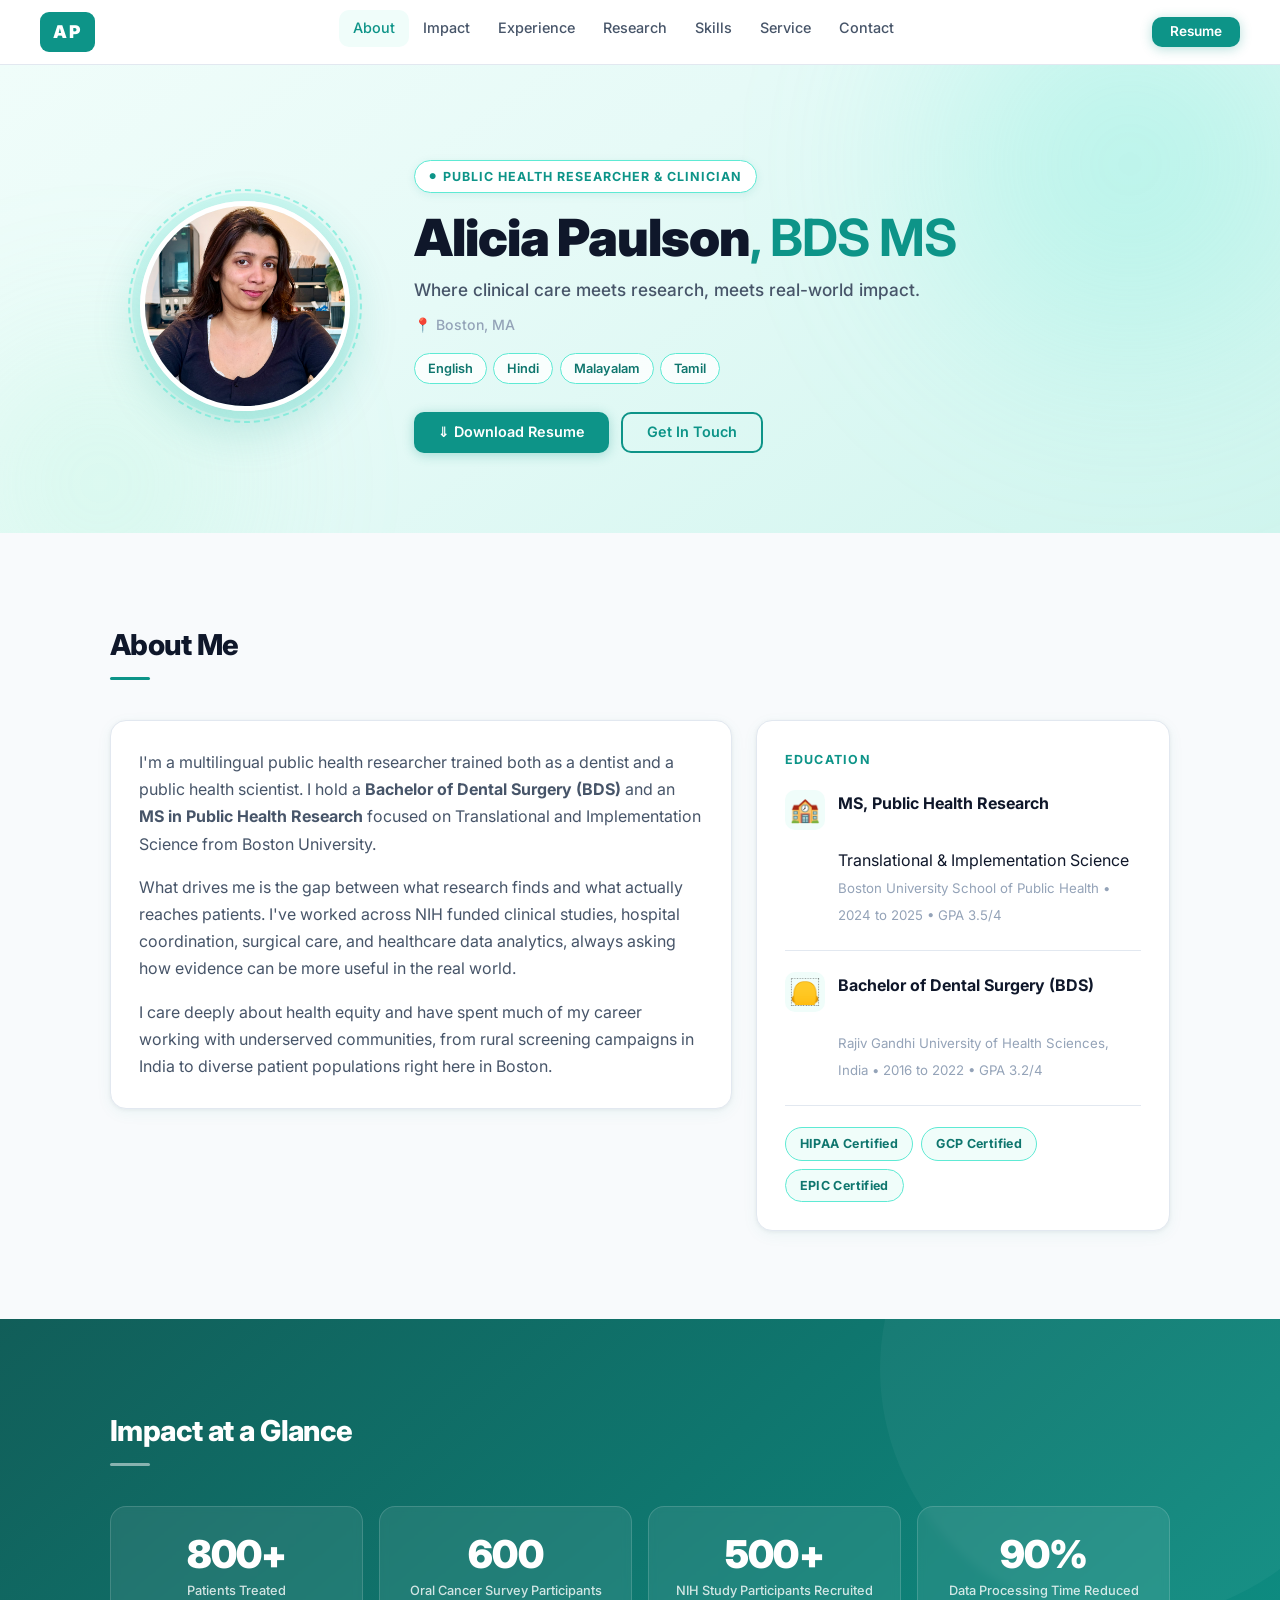
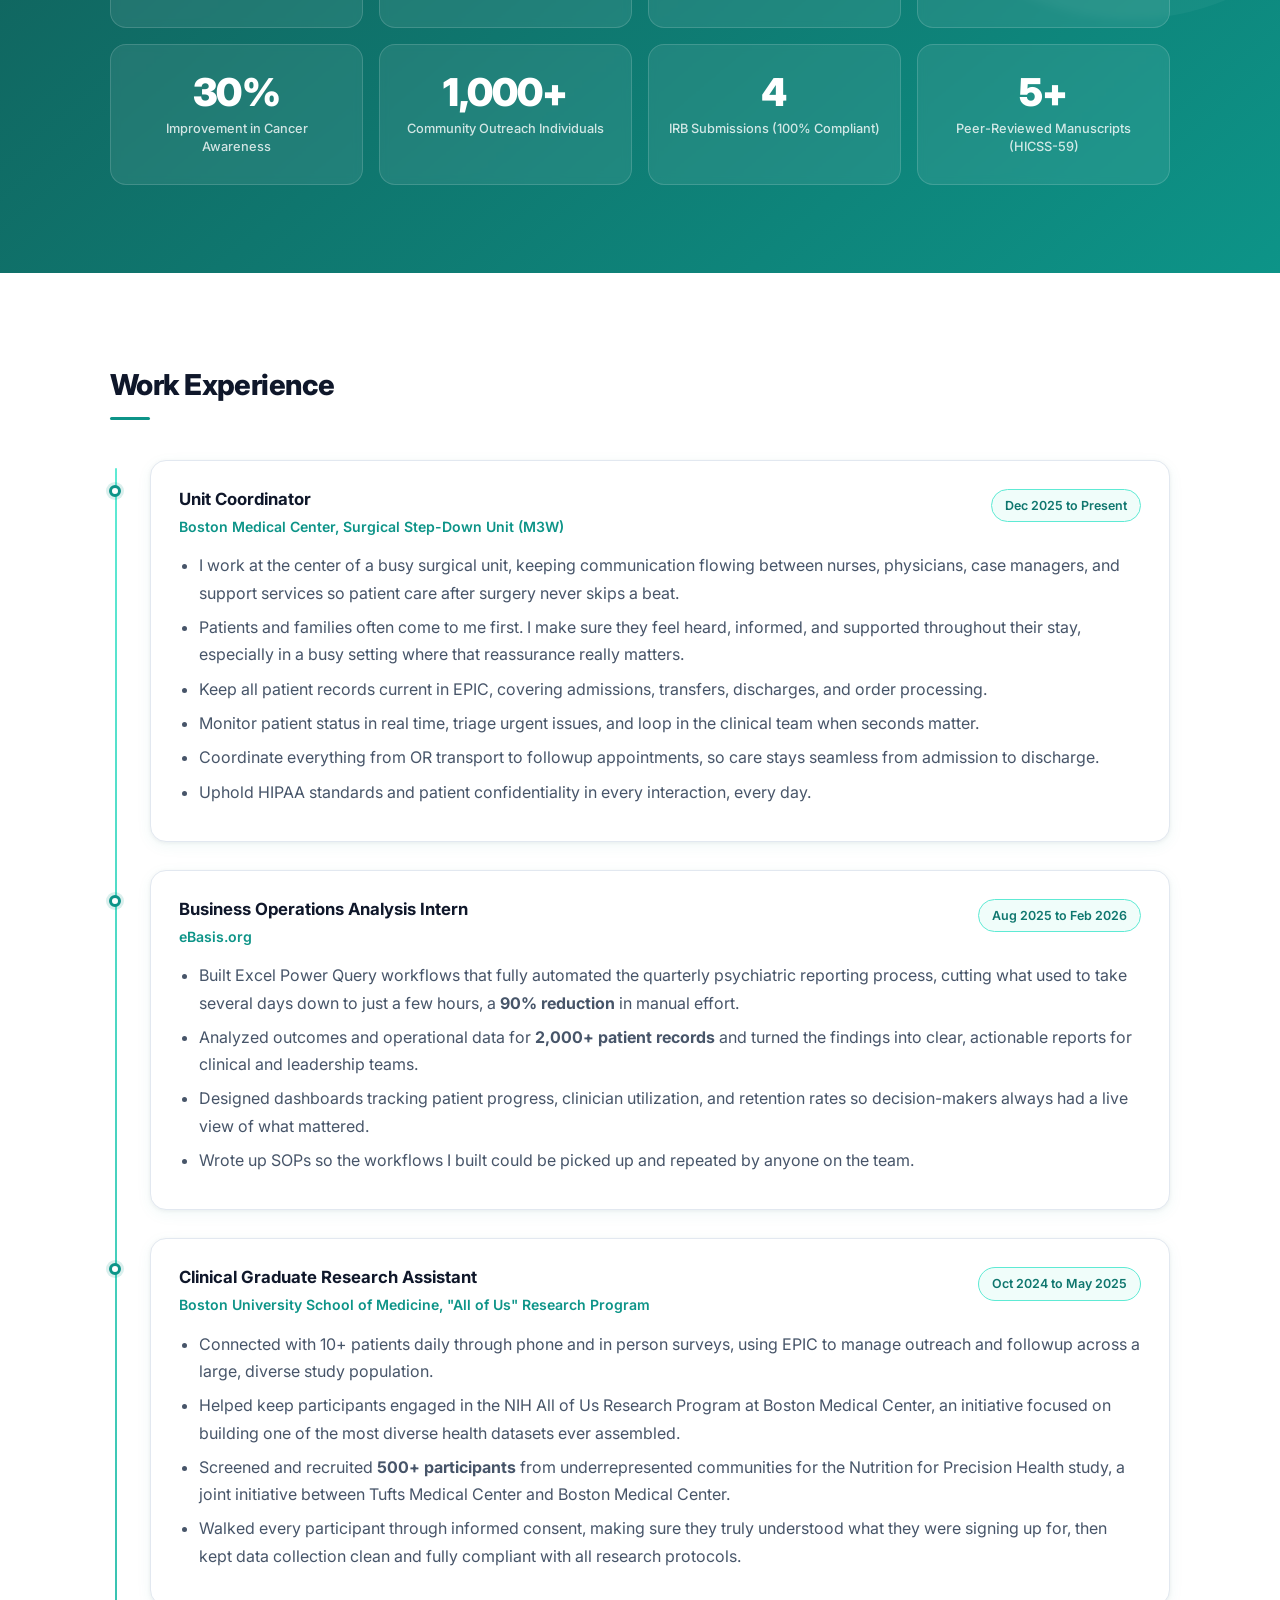
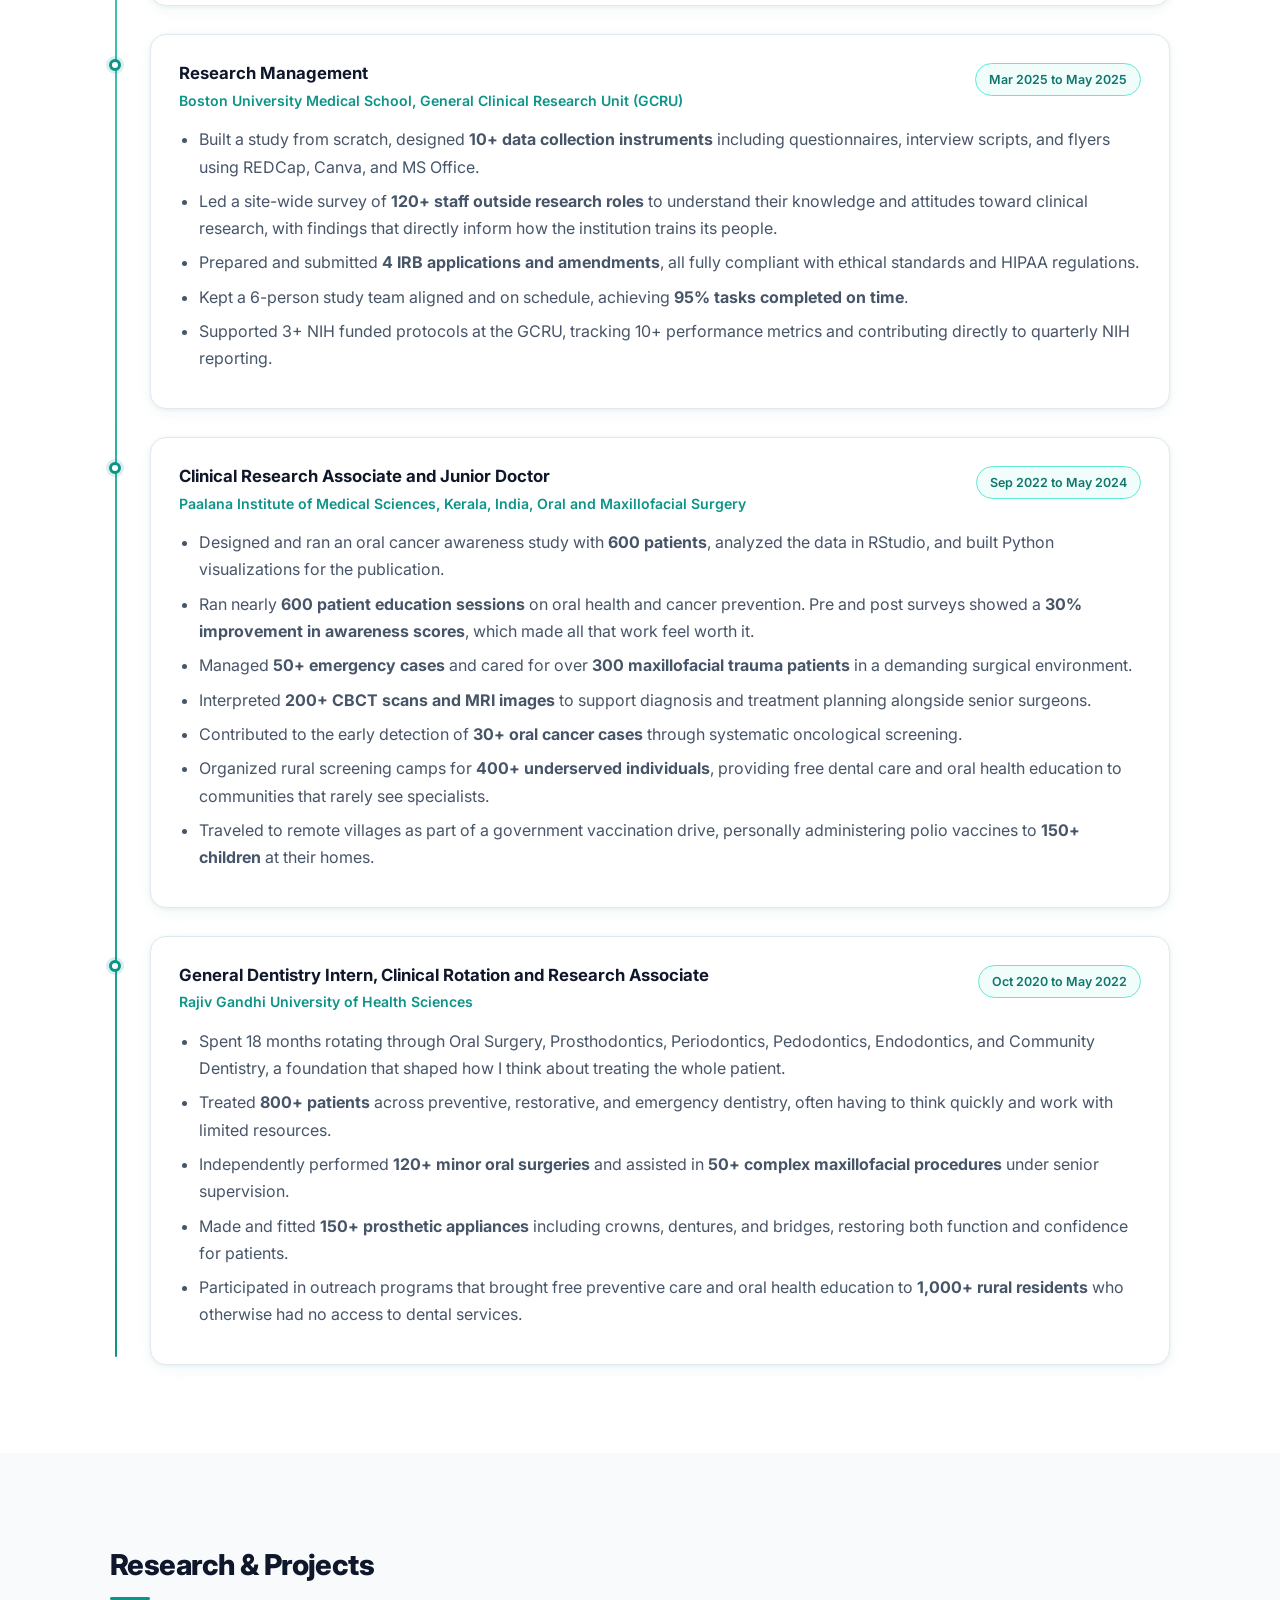
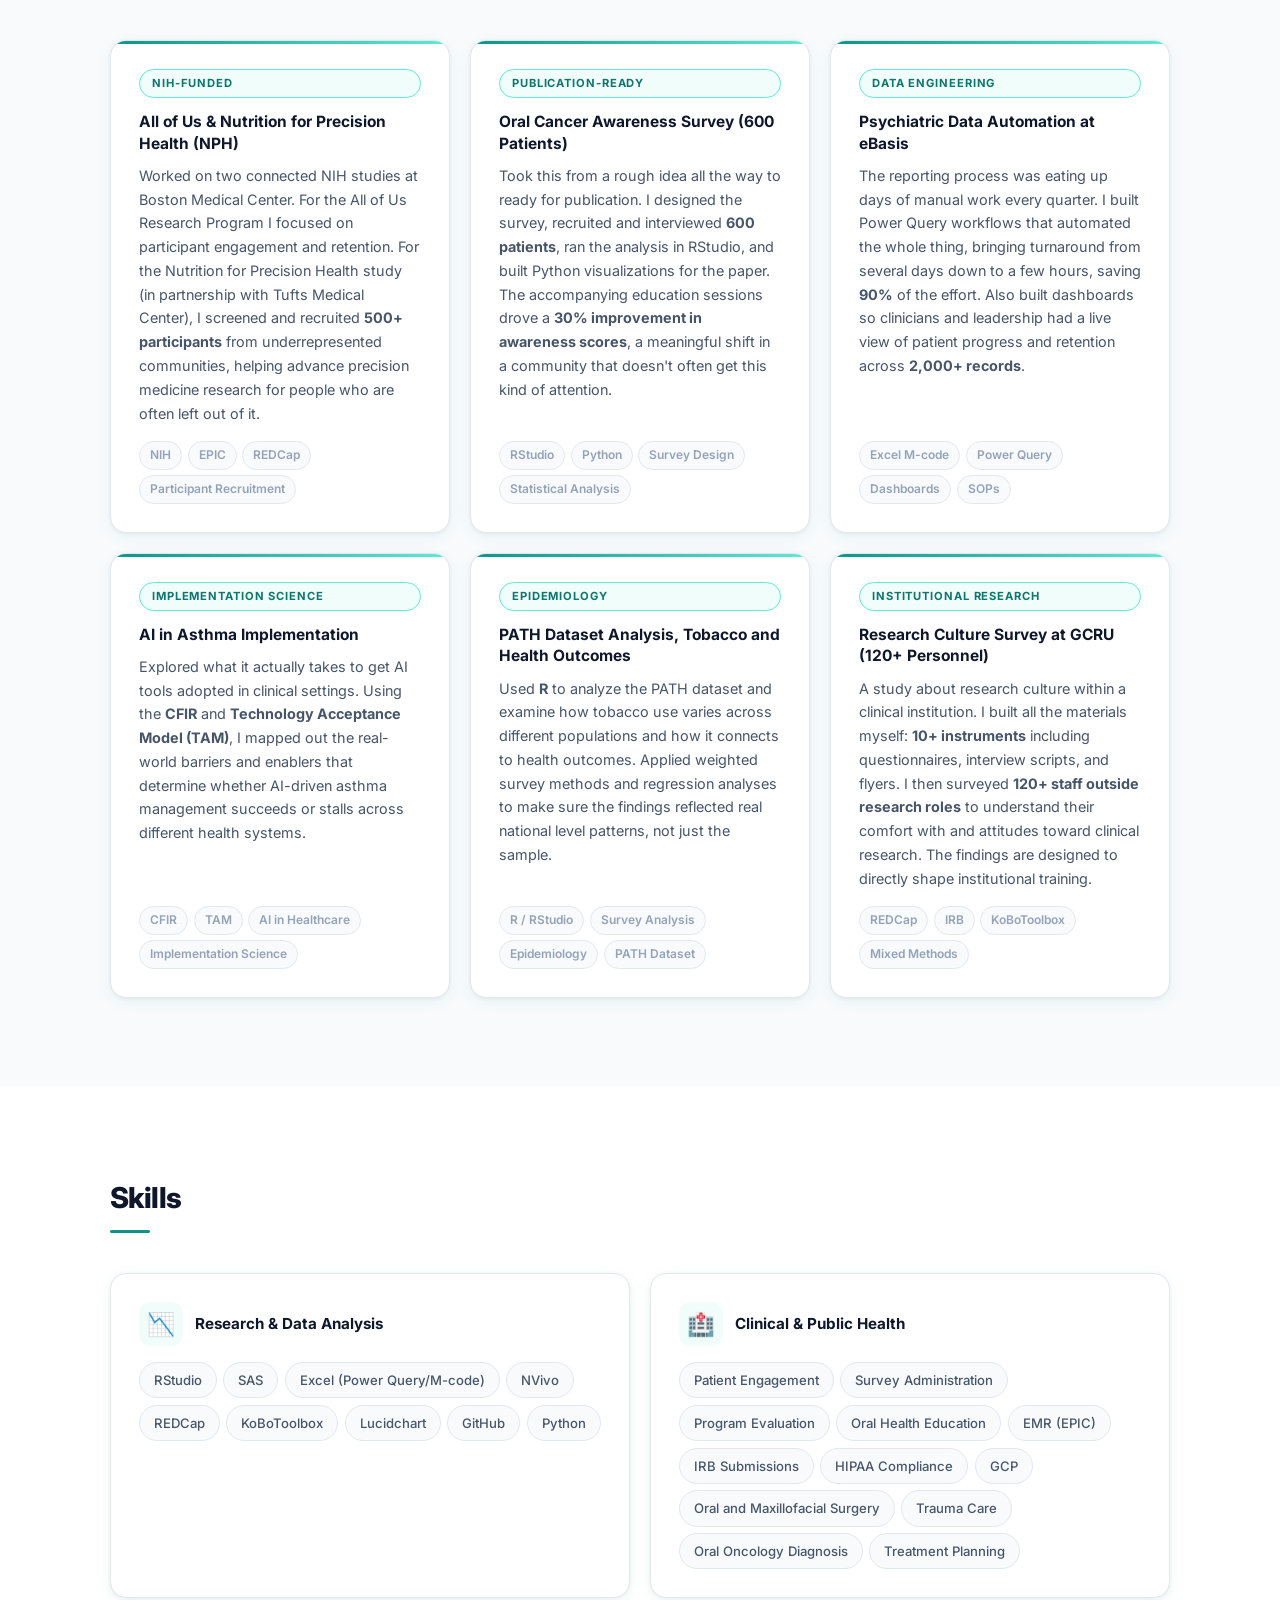
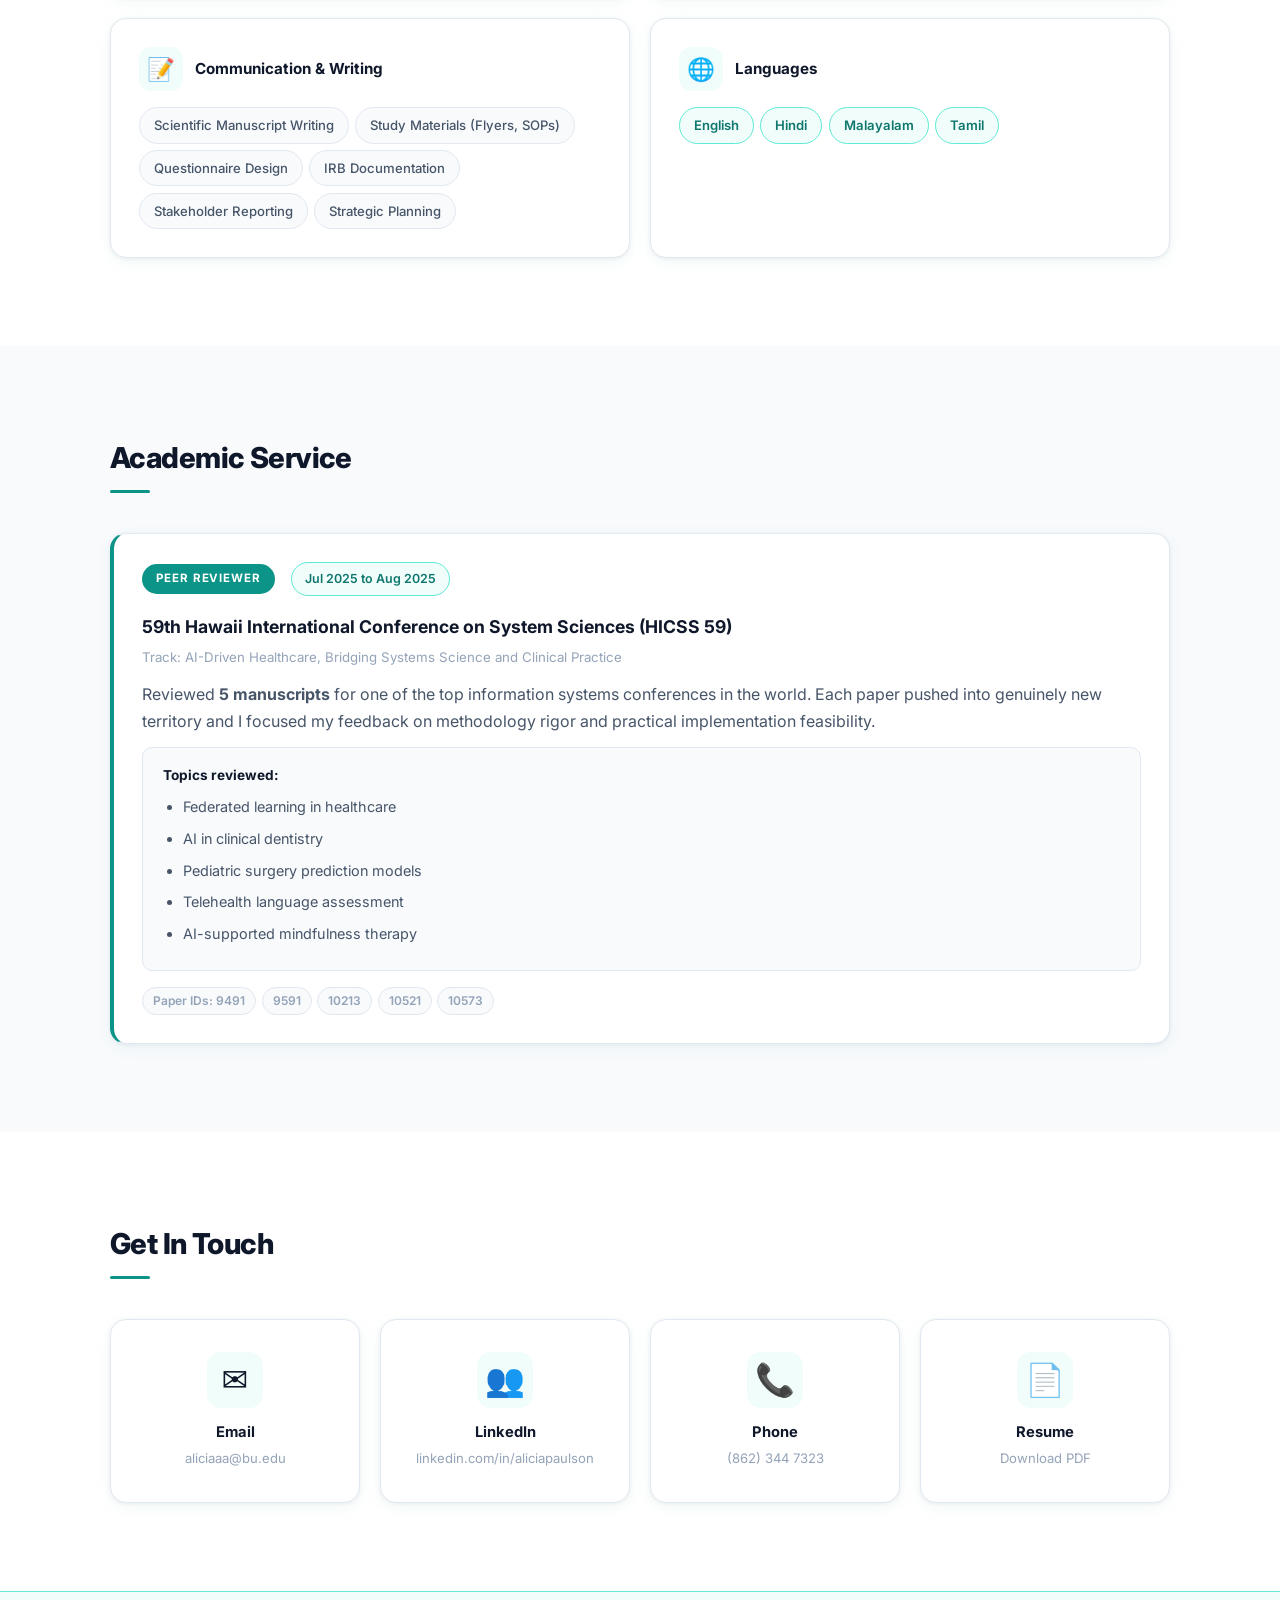
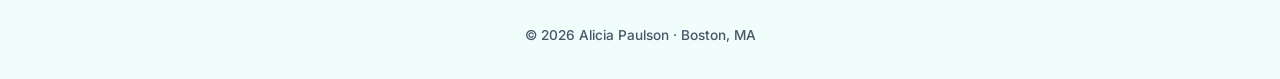
<file: index.html>
<!DOCTYPE html>
<html lang="en">
<head>
<meta charset="UTF-8" />
<meta name="viewport" content="width=device-width, initial-scale=1.0" />
<meta http-equiv="Cache-Control" content="no-cache, no-store, must-revalidate" />
<meta http-equiv="Pragma" content="no-cache" />
<meta http-equiv="Expires" content="0" />
<title>Alicia Paulson | Portfolio</title>
<link rel="stylesheet" href="styles.css?v=20260416" />
<script defer src="script.js?v=20260416"></script>
</head>
<body>

<!-- ===== NAVBAR ===== -->
<nav id="navbar">
  <div class="nav-logo">AP</div>
  <ul class="nav-links">
    <li><a href="#about">About</a></li>
    <li><a href="#impact">Impact</a></li>
    <li><a href="#experience">Experience</a></li>
    <li><a href="#research">Research</a></li>
    <li><a href="#skills">Skills</a></li>
    <li><a href="#service">Service</a></li>
    <li><a href="#contact">Contact</a></li>
  </ul>
  <a class="btn btn-primary nav-resume" href="Alicia_Resume.pdf" download>Resume</a>
  <button class="hamburger" id="hamburger" aria-label="Toggle menu">&#9776;</button>
</nav>

<!-- ===== HERO ===== -->
<header class="hero">
  <div class="hero-content fade-in">
    <div class="hero-photo-wrap">
      <img src="IMG_5812.jpeg" alt="Alicia Paulson" class="hero-photo" />
    </div>
    <div class="hero-text">
      <p class="hero-tag">Public Health Researcher &amp; Clinician</p>
      <h1>Alicia Paulson<span class="accent">, BDS MS</span></h1>
      <p class="hero-sub">Where clinical care meets research, meets real-world impact.</p>
      <p class="hero-location">&#x1F4CD; Boston, MA</p>
      <div class="hero-langs">
        <span>English</span><span>Hindi</span><span>Malayalam</span><span>Tamil</span>
      </div>
      <div class="hero-actions">
        <a class="btn btn-primary" href="Alicia_Resume.pdf" download>&#8659; Download Resume</a>
        <a class="btn btn-outline" href="#contact">Get In Touch</a>
      </div>
    </div>
  </div>
</header>

<!-- ===== ABOUT ===== -->
<section id="about" class="section fade-in">
  <div class="section-inner">
    <div class="section-header"><h2 class="section-title">About Me</h2></div>
    <div class="about-grid">
      <div class="about-text card">
        <p>I'm a multilingual public health researcher trained both as a dentist and a public health scientist. I hold a <strong>Bachelor of Dental Surgery (BDS)</strong> and an <strong>MS in Public Health Research</strong> focused on Translational and Implementation Science from Boston University.</p>
        <p>What drives me is the gap between what research finds and what actually reaches patients. I've worked across NIH funded clinical studies, hospital coordination, surgical care, and healthcare data analytics, always asking how evidence can be more useful in the real world.</p>
        <p>I care deeply about health equity and have spent much of my career working with underserved communities, from rural screening campaigns in India to diverse patient populations right here in Boston.</p>
      </div>
      <div class="about-edu card">
        <h3>Education</h3>
        <div class="edu-item">
          <div class="edu-icon">&#127979;</div>
          <div>
            <strong>MS, Public Health Research</strong><br/>
            Translational &amp; Implementation Science<br/>
            <span class="subtle">Boston University School of Public Health &bull; 2024 to 2025 &bull; GPA 3.5/4</span>
          </div>
        </div>
        <div class="edu-item">
          <div class="edu-icon">&#129458;</div>
          <div>
            <strong>Bachelor of Dental Surgery (BDS)</strong><br/>
            <span class="subtle">Rajiv Gandhi University of Health Sciences, India &bull; 2016 to 2022 &bull; GPA 3.2/4</span>
          </div>
        </div>
        <div class="cert-badges">
          <span class="badge">HIPAA Certified</span>
          <span class="badge">GCP Certified</span>
          <span class="badge">EPIC Certified</span>
        </div>
      </div>
    </div>
  </div>
</section>

<!-- ===== IMPACT NUMBERS ===== -->
<section id="impact" class="section fade-in">
  <div class="section-inner">
    <div class="section-header"><h2 class="section-title">Impact at a Glance</h2></div>
    <div class="stats-grid">
      <div class="stat-card">
        <span class="stat-num">800+</span>
        <span class="stat-label">Patients Treated</span>
      </div>
      <div class="stat-card">
        <span class="stat-num">600</span>
        <span class="stat-label">Oral Cancer Survey Participants</span>
      </div>
      <div class="stat-card">
        <span class="stat-num">500+</span>
        <span class="stat-label">NIH Study Participants Recruited</span>
      </div>
      <div class="stat-card">
        <span class="stat-num">90%</span>
        <span class="stat-label">Data Processing Time Reduced</span>
      </div>
      <div class="stat-card">
        <span class="stat-num">30%</span>
        <span class="stat-label">Improvement in Cancer Awareness</span>
      </div>
      <div class="stat-card">
        <span class="stat-num">1,000+</span>
        <span class="stat-label">Community Outreach Individuals</span>
      </div>
      <div class="stat-card">
        <span class="stat-num">4</span>
        <span class="stat-label">IRB Submissions (100% Compliant)</span>
      </div>
      <div class="stat-card">
        <span class="stat-num">5+</span>
        <span class="stat-label">Peer-Reviewed Manuscripts (HICSS-59)</span>
      </div>
    </div>
  </div>
</section>

<!-- ===== EXPERIENCE ===== -->
<section id="experience" class="section fade-in">
  <div class="section-inner">
    <div class="section-header"><h2 class="section-title">Work Experience</h2></div>
    <div class="timeline">

      <div class="tl-item">
        <div class="tl-dot"></div>
        <div class="tl-content card">
          <div class="tl-header">
            <div>
              <h3>Unit Coordinator</h3>
              <span class="tl-org">Boston Medical Center, Surgical Step-Down Unit (M3W)</span>
            </div>
            <span class="tl-date">Dec 2025 to Present</span>
          </div>
          <ul>
            <li>I work at the center of a busy surgical unit, keeping communication flowing between nurses, physicians, case managers, and support services so patient care after surgery never skips a beat.</li>
            <li>Patients and families often come to me first. I make sure they feel heard, informed, and supported throughout their stay, especially in a busy setting where that reassurance really matters.</li>
            <li>Keep all patient records current in EPIC, covering admissions, transfers, discharges, and order processing.</li>
            <li>Monitor patient status in real time, triage urgent issues, and loop in the clinical team when seconds matter.</li>
            <li>Coordinate everything from OR transport to followup appointments, so care stays seamless from admission to discharge.</li>
            <li>Uphold HIPAA standards and patient confidentiality in every interaction, every day.</li>
          </ul>
        </div>
      </div>

      <div class="tl-item">
        <div class="tl-dot"></div>
        <div class="tl-content card">
          <div class="tl-header">
            <div>
              <h3>Business Operations Analysis Intern</h3>
              <span class="tl-org">eBasis.org</span>
            </div>
            <span class="tl-date">Aug 2025 to Feb 2026</span>
          </div>
          <ul>
            <li>Built Excel Power Query workflows that fully automated the quarterly psychiatric reporting process, cutting what used to take several days down to just a few hours, a <strong>90% reduction</strong> in manual effort.</li>
            <li>Analyzed outcomes and operational data for <strong>2,000+ patient records</strong> and turned the findings into clear, actionable reports for clinical and leadership teams.</li>
            <li>Designed dashboards tracking patient progress, clinician utilization, and retention rates so decision-makers always had a live view of what mattered.</li>
            <li>Wrote up SOPs so the workflows I built could be picked up and repeated by anyone on the team.</li>
          </ul>
        </div>
      </div>

      <div class="tl-item">
        <div class="tl-dot"></div>
        <div class="tl-content card">
          <div class="tl-header">
            <div>
              <h3>Clinical Graduate Research Assistant</h3>
              <span class="tl-org">Boston University School of Medicine, "All of Us" Research Program</span>
            </div>
            <span class="tl-date">Oct 2024 to May 2025</span>
          </div>
          <ul>
            <li>Connected with 10+ patients daily through phone and in person surveys, using EPIC to manage outreach and followup across a large, diverse study population.</li>
            <li>Helped keep participants engaged in the NIH All of Us Research Program at Boston Medical Center, an initiative focused on building one of the most diverse health datasets ever assembled.</li>
            <li>Screened and recruited <strong>500+ participants</strong> from underrepresented communities for the Nutrition for Precision Health study, a joint initiative between Tufts Medical Center and Boston Medical Center.</li>
            <li>Walked every participant through informed consent, making sure they truly understood what they were signing up for, then kept data collection clean and fully compliant with all research protocols.</li>
          </ul>
        </div>
      </div>

      <div class="tl-item">
        <div class="tl-dot"></div>
        <div class="tl-content card">
          <div class="tl-header">
            <div>
              <h3>Research Management</h3>
              <span class="tl-org">Boston University Medical School, General Clinical Research Unit (GCRU)</span>
            </div>
            <span class="tl-date">Mar 2025 to May 2025</span>
          </div>
          <ul>
            <li>Built a study from scratch, designed <strong>10+ data collection instruments</strong> including questionnaires, interview scripts, and flyers using REDCap, Canva, and MS Office.</li>
            <li>Led a site-wide survey of <strong>120+ staff outside research roles</strong> to understand their knowledge and attitudes toward clinical research, with findings that directly inform how the institution trains its people.</li>
            <li>Prepared and submitted <strong>4 IRB applications and amendments</strong>, all fully compliant with ethical standards and HIPAA regulations.</li>
            <li>Kept a 6-person study team aligned and on schedule, achieving <strong>95% tasks completed on time</strong>.</li>
            <li>Supported 3+ NIH funded protocols at the GCRU, tracking 10+ performance metrics and contributing directly to quarterly NIH reporting.</li>
          </ul>
        </div>
      </div>

      <div class="tl-item">
        <div class="tl-dot"></div>
        <div class="tl-content card">
          <div class="tl-header">
            <div>
              <h3>Clinical Research Associate and Junior Doctor</h3>
              <span class="tl-org">Paalana Institute of Medical Sciences, Kerala, India, Oral and Maxillofacial Surgery</span>
            </div>
            <span class="tl-date">Sep 2022 to May 2024</span>
          </div>
          <ul>
            <li>Designed and ran an oral cancer awareness study with <strong>600 patients</strong>, analyzed the data in RStudio, and built Python visualizations for the publication.</li>
            <li>Ran nearly <strong>600 patient education sessions</strong> on oral health and cancer prevention. Pre and post surveys showed a <strong>30% improvement in awareness scores</strong>, which made all that work feel worth it.</li>
            <li>Managed <strong>50+ emergency cases</strong> and cared for over <strong>300 maxillofacial trauma patients</strong> in a demanding surgical environment.</li>
            <li>Interpreted <strong>200+ CBCT scans and MRI images</strong> to support diagnosis and treatment planning alongside senior surgeons.</li>
            <li>Contributed to the early detection of <strong>30+ oral cancer cases</strong> through systematic oncological screening.</li>
            <li>Organized rural screening camps for <strong>400+ underserved individuals</strong>, providing free dental care and oral health education to communities that rarely see specialists.</li>
            <li>Traveled to remote villages as part of a government vaccination drive, personally administering polio vaccines to <strong>150+ children</strong> at their homes.</li>
          </ul>
        </div>
      </div>

      <div class="tl-item">
        <div class="tl-dot"></div>
        <div class="tl-content card">
          <div class="tl-header">
            <div>
              <h3>General Dentistry Intern, Clinical Rotation and Research Associate</h3>
              <span class="tl-org">Rajiv Gandhi University of Health Sciences</span>
            </div>
            <span class="tl-date">Oct 2020 to May 2022</span>
          </div>
          <ul>
            <li>Spent 18 months rotating through Oral Surgery, Prosthodontics, Periodontics, Pedodontics, Endodontics, and Community Dentistry, a foundation that shaped how I think about treating the whole patient.</li>
            <li>Treated <strong>800+ patients</strong> across preventive, restorative, and emergency dentistry, often having to think quickly and work with limited resources.</li>
            <li>Independently performed <strong>120+ minor oral surgeries</strong> and assisted in <strong>50+ complex maxillofacial procedures</strong> under senior supervision.</li>
            <li>Made and fitted <strong>150+ prosthetic appliances</strong> including crowns, dentures, and bridges, restoring both function and confidence for patients.</li>
            <li>Participated in outreach programs that brought free preventive care and oral health education to <strong>1,000+ rural residents</strong> who otherwise had no access to dental services.</li>
          </ul>
        </div>
      </div>

    </div>
  </div>
</section>

<!-- ===== RESEARCH ===== -->
<section id="research" class="section fade-in">
  <div class="section-inner">
    <div class="section-header"><h2 class="section-title">Research &amp; Projects</h2></div>
    <div class="projects-grid">

      <div class="project-card card">
        <div class="project-tag">NIH-Funded</div>
        <h3>All of Us &amp; Nutrition for Precision Health (NPH)</h3>
        <p>Worked on two connected NIH studies at Boston Medical Center. For the All of Us Research Program I focused on participant engagement and retention. For the Nutrition for Precision Health study (in partnership with Tufts Medical Center), I screened and recruited <strong>500+ participants</strong> from underrepresented communities, helping advance precision medicine research for people who are often left out of it.</p>
        <div class="project-tags">
          <span>NIH</span><span>EPIC</span><span>REDCap</span><span>Participant Recruitment</span>
        </div>
      </div>

      <div class="project-card card">
        <div class="project-tag">Publication-Ready</div>
        <h3>Oral Cancer Awareness Survey (600 Patients)</h3>
        <p>Took this from a rough idea all the way to ready for publication. I designed the survey, recruited and interviewed <strong>600 patients</strong>, ran the analysis in RStudio, and built Python visualizations for the paper. The accompanying education sessions drove a <strong>30% improvement in awareness scores</strong>, a meaningful shift in a community that doesn't often get this kind of attention.</p>
        <div class="project-tags">
          <span>RStudio</span><span>Python</span><span>Survey Design</span><span>Statistical Analysis</span>
        </div>
      </div>

      <div class="project-card card">
        <div class="project-tag">Data Engineering</div>
        <h3>Psychiatric Data Automation at eBasis</h3>
        <p>The reporting process was eating up days of manual work every quarter. I built Power Query workflows that automated the whole thing, bringing turnaround from several days down to a few hours, saving <strong>90%</strong> of the effort. Also built dashboards so clinicians and leadership had a live view of patient progress and retention across <strong>2,000+ records</strong>.</p>
        <div class="project-tags">
          <span>Excel M-code</span><span>Power Query</span><span>Dashboards</span><span>SOPs</span>
        </div>
      </div>

      <div class="project-card card">
        <div class="project-tag">Implementation Science</div>
        <h3>AI in Asthma Implementation</h3>
        <p>Explored what it actually takes to get AI tools adopted in clinical settings. Using the <strong>CFIR</strong> and <strong>Technology Acceptance Model (TAM)</strong>, I mapped out the real-world barriers and enablers that determine whether AI-driven asthma management succeeds or stalls across different health systems.</p>
        <div class="project-tags">
          <span>CFIR</span><span>TAM</span><span>AI in Healthcare</span><span>Implementation Science</span>
        </div>
      </div>

      <div class="project-card card">
        <div class="project-tag">Epidemiology</div>
        <h3>PATH Dataset Analysis, Tobacco and Health Outcomes</h3>
        <p>Used <strong>R</strong> to analyze the PATH dataset and examine how tobacco use varies across different populations and how it connects to health outcomes. Applied weighted survey methods and regression analyses to make sure the findings reflected real national level patterns, not just the sample.</p>
        <div class="project-tags">
          <span>R / RStudio</span><span>Survey Analysis</span><span>Epidemiology</span><span>PATH Dataset</span>
        </div>
      </div>

      <div class="project-card card">
        <div class="project-tag">Institutional Research</div>
        <h3>Research Culture Survey at GCRU (120+ Personnel)</h3>
        <p>A study about research culture within a clinical institution. I built all the materials myself: <strong>10+ instruments</strong> including questionnaires, interview scripts, and flyers. I then surveyed <strong>120+ staff outside research roles</strong> to understand their comfort with and attitudes toward clinical research. The findings are designed to directly shape institutional training.</p>
        <div class="project-tags">
          <span>REDCap</span><span>IRB</span><span>KoBoToolbox</span><span>Mixed Methods</span>
        </div>
      </div>

    </div>
  </div>
</section>

<!-- ===== SKILLS ===== -->
<section id="skills" class="section fade-in">
  <div class="section-inner">
    <div class="section-header"><h2 class="section-title">Skills</h2></div>
    <div class="skills-grid">
      <div class="skill-group card">
        <div class="skill-group-header">
          <div class="skill-icon">&#128201;</div>
          <h3>Research &amp; Data Analysis</h3>
        </div>
        <div class="skill-tags">
          <span>RStudio</span><span>SAS</span><span>Excel (Power Query/M-code)</span>
          <span>NVivo</span><span>REDCap</span><span>KoBoToolbox</span>
          <span>Lucidchart</span><span>GitHub</span><span>Python</span>
        </div>
      </div>
      <div class="skill-group card">
        <div class="skill-group-header">
          <div class="skill-icon">&#127973;</div>
          <h3>Clinical &amp; Public Health</h3>
        </div>
        <div class="skill-tags">
          <span>Patient Engagement</span><span>Survey Administration</span>
          <span>Program Evaluation</span><span>Oral Health Education</span>
          <span>EMR (EPIC)</span><span>IRB Submissions</span>
          <span>HIPAA Compliance</span><span>GCP</span>
          <span>Oral and Maxillofacial Surgery</span><span>Trauma Care</span>
          <span>Oral Oncology Diagnosis</span><span> Treatment Planning</span>
        </div>
      </div>
      <div class="skill-group card">
        <div class="skill-group-header">
          <div class="skill-icon">&#128221;</div>
          <h3>Communication &amp; Writing</h3>
        </div>
        <div class="skill-tags">
          <span>Scientific Manuscript Writing</span><span>Study Materials (Flyers, SOPs)</span>
          <span>Questionnaire Design</span><span>IRB Documentation</span>
          <span>Stakeholder Reporting</span><span>Strategic Planning</span>
        </div>
      </div>
      <div class="skill-group card">
        <div class="skill-group-header">
          <div class="skill-icon">&#127760;</div>
          <h3>Languages</h3>
        </div>
        <div class="skill-tags lang-tags">
          <span>English</span><span>Hindi</span><span>Malayalam</span><span>Tamil</span>
        </div>
      </div>
    </div>
  </div>
</section>

<!-- ===== ACADEMIC SERVICE ===== -->
<section id="service" class="section fade-in">
  <div class="section-inner">
    <div class="section-header"><h2 class="section-title">Academic Service</h2></div>
    <div class="card service-card">
      <div class="service-header">
        <div class="service-badge">Peer Reviewer</div>
        <span class="tl-date">Jul 2025 to Aug 2025</span>
      </div>
      <h3>59th Hawaii International Conference on System Sciences (HICSS 59)</h3>
      <p class="subtle">Track: AI-Driven Healthcare, Bridging Systems Science and Clinical Practice</p>
      <p>Reviewed <strong>5 manuscripts</strong> for one of the top information systems conferences in the world. Each paper pushed into genuinely new territory and I focused my feedback on methodology rigor and practical implementation feasibility.</p>
      <div class="reviewed-topics">
        <strong>Topics reviewed:</strong>
        <ul>
          <li>Federated learning in healthcare</li>
          <li>AI in clinical dentistry</li>
          <li>Pediatric surgery prediction models</li>
          <li>Telehealth language assessment</li>
          <li>AI-supported mindfulness therapy</li>
        </ul>
      </div>
      <div class="project-tags service-paper-ids">
        <span>Paper IDs: 9491</span><span>9591</span><span>10213</span><span>10521</span><span>10573</span>
      </div>
    </div>
  </div>
</section>

<!-- ===== CONTACT ===== -->
<section id="contact" class="section fade-in">
  <div class="section-inner">
    <div class="section-header"><h2 class="section-title">Get In Touch</h2></div>
    <div class="contact-grid">
      <a class="contact-card card" href="mailto:aliciaaa@bu.edu">
        <div class="contact-icon">&#9993;</div>
        <div>
          <strong>Email</strong>
          <p>aliciaaa@bu.edu</p>
        </div>
      </a>
      <a class="contact-card card" href="https://linkedin.com/in/aliciapaulson" target="_blank" rel="noopener noreferrer">
        <div class="contact-icon">&#128101;</div>
        <div>
          <strong>LinkedIn</strong>
          <p>linkedin.com/in/aliciapaulson</p>
        </div>
      </a>
      <a class="contact-card card" href="tel:+18623447323">
        <div class="contact-icon">&#128222;</div>
        <div>
          <strong>Phone</strong>
          <p>(862) 344 7323</p>
        </div>
      </a>
      <a class="contact-card card" href="Alicia_Resume.pdf" download>
        <div class="contact-icon">&#128196;</div>
        <div>
          <strong>Resume</strong>
          <p>Download PDF</p>
        </div>
      </a>
    </div>
  </div>
</section>

<footer>
  <p>© 2026 Alicia Paulson · Boston, MA</p>
</footer>

</body>
</html>
</file>
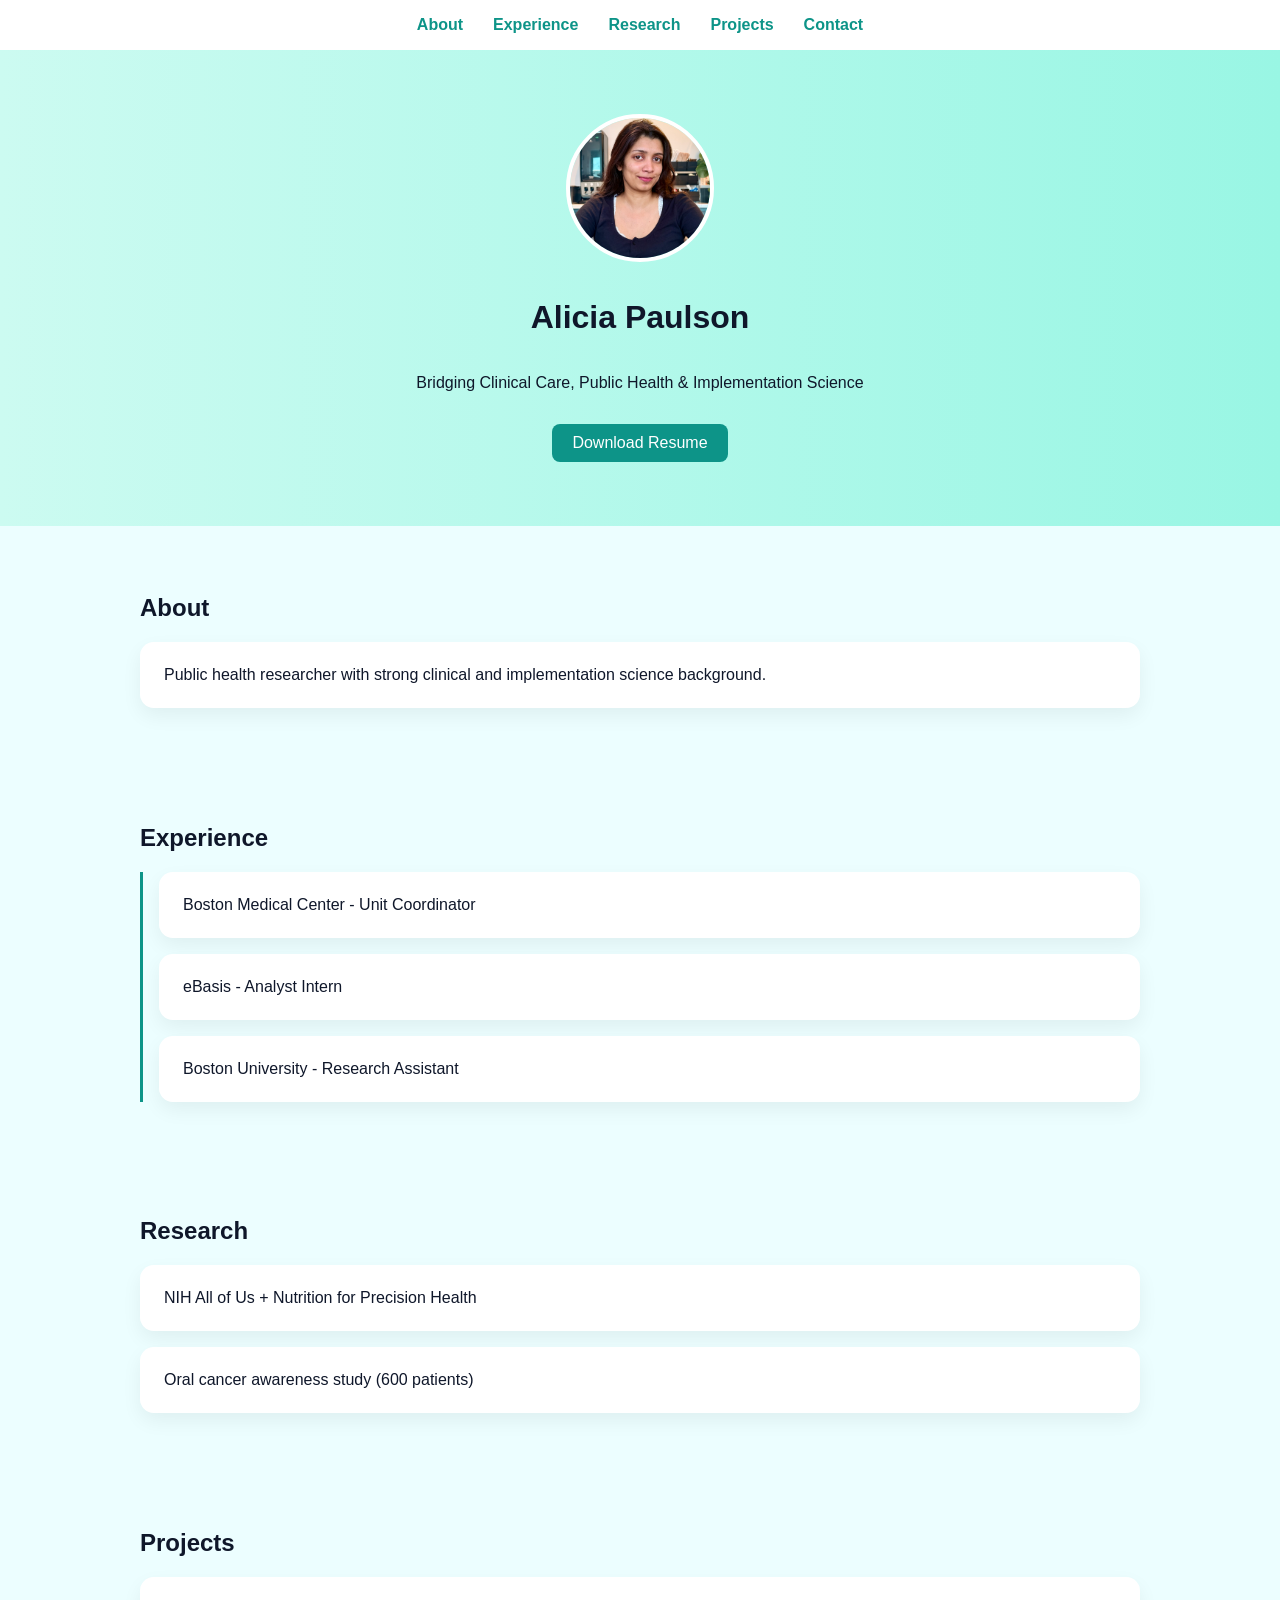
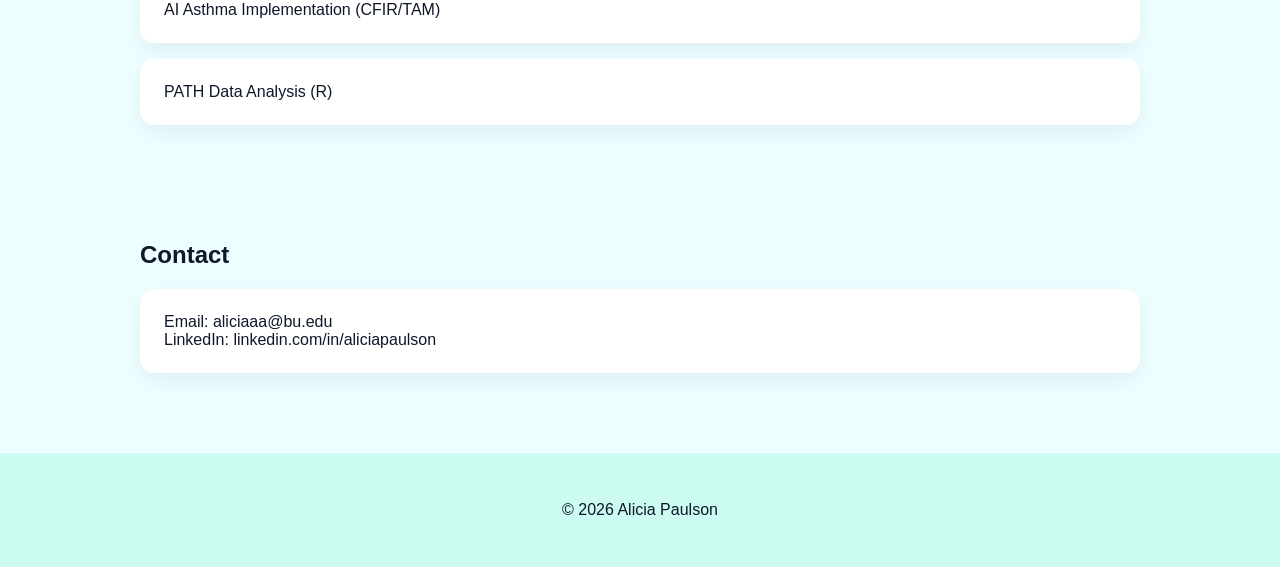
<file: index_pro.html>
<!DOCTYPE html>
<html lang="en">
<head>
<meta charset="UTF-8" />
<meta name="viewport" content="width=device-width, initial-scale=1.0"/>
<title>Alicia Paulson | Portfolio</title>
<link rel="stylesheet" href="styles_pro.css"/>
<script defer src="script.js"></script>
</head>
<body>

<nav>
<a href="#about">About</a>
<a href="#experience">Experience</a>
<a href="#research">Research</a>
<a href="#projects">Projects</a>
<a href="#contact">Contact</a>
</nav>

<header class="hero fade-in">
<img src="IMG_5812.jpeg" alt="profile"/>
<h1>Alicia Paulson</h1>
<p>Bridging Clinical Care, Public Health & Implementation Science</p>
<a class="btn" href="Alicia_Resume.pdf" download>Download Resume</a>
</header>

<section id="about" class="fade-in">
<h2>About</h2>
<div class="card">Public health researcher with strong clinical and implementation science background.</div>
</section>

<section id="experience" class="fade-in">
<h2>Experience</h2>
<div class="timeline">
<div class="card">Boston Medical Center - Unit Coordinator</div>
<div class="card">eBasis - Analyst Intern</div>
<div class="card">Boston University - Research Assistant</div>
</div>
</section>

<section id="research" class="fade-in">
<h2>Research</h2>
<div class="card">NIH All of Us + Nutrition for Precision Health</div>
<div class="card">Oral cancer awareness study (600 patients)</div>
</section>

<section id="projects" class="fade-in">
<h2>Projects</h2>
<div class="card">AI Asthma Implementation (CFIR/TAM)</div>
<div class="card">PATH Data Analysis (R)</div>
</section>

<section id="contact" class="fade-in">
<h2>Contact</h2>
<div class="card">Email: aliciaaa@bu.edu<br/>LinkedIn: linkedin.com/in/aliciapaulson</div>
</section>

<footer>
<p>© 2026 Alicia Paulson</p>
</footer>

</body>
</html>
</file>
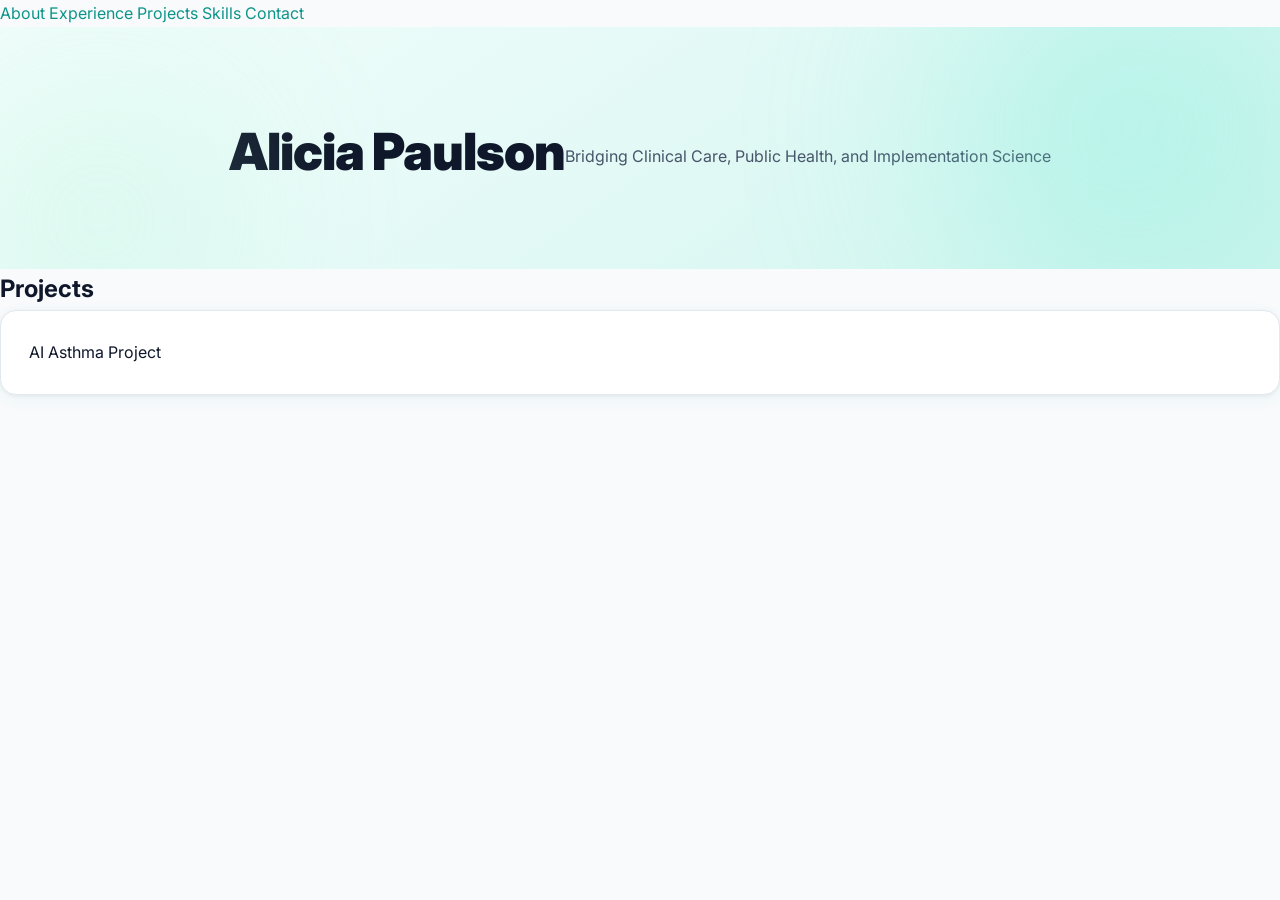
<file: index_v2.html>
<!DOCTYPE html>
<html lang="en">
<head>
<meta charset="UTF-8" />
<meta name="viewport" content="width=device-width, initial-scale=1.0"/>
<title>Alicia Paulson | Portfolio</title>
<link rel="stylesheet" href="styles.css"/>
<script defer src="script.js"></script>
</head>
<body>
<nav>
<a href="#about">About</a>
<a href="#experience">Experience</a>
<a href="#projects">Projects</a>
<a href="#skills">Skills</a>
<a href="#contact">Contact</a>
</nav>
<header class="hero fade-in">
<h1>Alicia Paulson</h1>
<p>Bridging Clinical Care, Public Health, and Implementation Science</p>
</header>
<section id="projects"><h2>Projects</h2><div class="card">AI Asthma Project</div></section>
</body>
</html>
</file>
<file: styles.css>
/* ============================================================
   ALICIA PAULSON PORTFOLIO — Light + Teal Theme  v2
   ============================================================ */

@import url('https://fonts.googleapis.com/css2?family=Inter:wght@400;500;600;700;800;900&display=swap');

/* ---- Reset & Base ---- */
*, *::before, *::after { box-sizing: border-box; margin: 0; padding: 0; }

:root {
  --teal:        #0d9488;
  --teal-dark:   #0f766e;
  --teal-deeper: #115e59;
  --teal-light:  #ccfbf1;
  --teal-xlight: #f0fdfa;
  --teal-mid:    #5eead4;
  --text:        #0f172a;
  --text-sub:    #475569;
  --text-subtle: #94a3b8;
  --white:       #ffffff;
  --bg:          #f8fafc;
  --bg-alt:      #ffffff;
  --card-bg:     #ffffff;
  --border:      #e2e8f0;
  --shadow-sm:   0 1px 4px rgba(15,23,42,0.06), 0 4px 16px rgba(13,148,136,0.06);
  --shadow:      0 2px 8px rgba(15,23,42,0.06), 0 8px 28px rgba(13,148,136,0.10);
  --shadow-hover:0 6px 20px rgba(15,23,42,0.08), 0 16px 48px rgba(13,148,136,0.18);
  --radius:      16px;
  --radius-sm:   10px;
  --transition:  0.22s ease;
}

html { scroll-behavior: smooth; scroll-padding-top: 70px; }

body {
  font-family: 'Inter', system-ui, -apple-system, sans-serif;
  background: var(--bg);
  color: var(--text);
  line-height: 1.7;
  -webkit-font-smoothing: antialiased;
}

a { color: var(--teal); text-decoration: none; }
a:hover { color: var(--teal-dark); }

ul { padding-left: 1.25rem; }
li { margin-bottom: 0.45rem; color: var(--text-sub); }

p { color: var(--text-sub); }

/* ---- Scrollbar ---- */
::-webkit-scrollbar { width: 5px; }
::-webkit-scrollbar-track { background: transparent; }
::-webkit-scrollbar-thumb { background: var(--teal-mid); border-radius: 99px; }

/* ============================================================
   NAVBAR
   ============================================================ */
#navbar {
  position: sticky;
  top: 0;
  z-index: 200;
  background: rgba(255,255,255,0.92);
  backdrop-filter: blur(12px);
  -webkit-backdrop-filter: blur(12px);
  display: flex;
  align-items: center;
  justify-content: space-between;
  padding: 0 2.5rem;
  height: 64px;
  box-shadow: 0 1px 0 var(--border);
  gap: 1rem;
}

.nav-logo {
  font-size: 1.1rem;
  font-weight: 900;
  color: var(--white);
  letter-spacing: 1.5px;
  background: var(--teal);
  border-radius: 9px;
  padding: 5px 13px;
  flex-shrink: 0;
}

.nav-links {
  list-style: none;
  display: flex;
  gap: 0;
  padding: 0;
  margin: 0 auto;
}

.nav-links a {
  color: var(--text-sub);
  font-weight: 500;
  font-size: 0.9rem;
  padding: 6px 14px;
  border-radius: var(--radius-sm);
  transition: background var(--transition), color var(--transition);
  display: block;
}

.nav-links a:hover,
.nav-links a.active {
  background: var(--teal-xlight);
  color: var(--teal);
}

.nav-resume {
  font-size: 0.85rem !important;
  padding: 8px 18px !important;
  white-space: nowrap;
  flex-shrink: 0;
}

.hamburger {
  display: none;
  background: none;
  border: none;
  font-size: 1.5rem;
  color: var(--teal);
  cursor: pointer;
  line-height: 1;
}

/* ============================================================
   BUTTONS
   ============================================================ */
.btn {
  display: inline-flex;
  align-items: center;
  gap: 6px;
  padding: 11px 24px;
  border-radius: var(--radius-sm);
  font-weight: 600;
  font-size: 0.9rem;
  font-family: inherit;
  transition: all var(--transition);
  cursor: pointer;
  border: none;
  line-height: 1;
}

.btn-primary {
  background: var(--teal);
  color: var(--white);
  box-shadow: 0 2px 12px rgba(13,148,136,0.30);
}
.btn-primary:hover {
  background: var(--teal-dark);
  color: var(--white);
  transform: translateY(-2px);
  box-shadow: 0 4px 20px rgba(13,148,136,0.40);
}

.btn-outline {
  background: transparent;
  color: var(--teal);
  border: 2px solid var(--teal);
}
.btn-outline:hover {
  background: var(--teal-xlight);
  transform: translateY(-2px);
}

/* ============================================================
   HERO
   ============================================================ */
.hero {
  position: relative;
  overflow: hidden;
  background: linear-gradient(145deg, #f0fdfa 0%, #e6faf7 40%, #d0f5ee 100%);
  padding: 6rem 2rem 5rem;
  display: flex;
  align-items: center;
  justify-content: center;
}

/* decorative blobs */
.hero::before,
.hero::after {
  content: '';
  position: absolute;
  border-radius: 50%;
  filter: blur(80px);
  opacity: 0.35;
  pointer-events: none;
}
.hero::before {
  width: 600px; height: 600px;
  background: radial-gradient(circle, #5eead4, transparent 70%);
  top: -200px; right: -150px;
}
.hero::after {
  width: 400px; height: 400px;
  background: radial-gradient(circle, #a7f3d0, transparent 70%);
  bottom: -150px; left: -100px;
}

.hero-content {
  position: relative;
  z-index: 1;
  display: flex;
  align-items: center;
  gap: 4rem;
  max-width: 1000px;
  width: 100%;
}

.hero-photo-wrap {
  position: relative;
  flex-shrink: 0;
}

.hero-photo {
  width: 210px;
  height: 210px;
  border-radius: 50%;
  object-fit: cover;
  object-position: top center;
  border: 5px solid var(--white);
  box-shadow: 0 16px 48px rgba(13,148,136,0.22), 0 0 0 8px rgba(94,234,212,0.2);
  display: block;
}

/* ring accent */
.hero-photo-wrap::after {
  content: '';
  position: absolute;
  inset: -12px;
  border-radius: 50%;
  border: 2px dashed var(--teal-mid);
  opacity: 0.6;
  animation: spin 18s linear infinite;
}

@keyframes spin { to { transform: rotate(360deg); } }

.hero-text { flex: 1; min-width: 0; }

.hero-tag {
  display: inline-flex;
  align-items: center;
  gap: 6px;
  background: var(--white);
  color: var(--teal);
  font-size: 0.78rem;
  font-weight: 700;
  letter-spacing: 0.08em;
  text-transform: uppercase;
  padding: 5px 14px;
  border-radius: 99px;
  border: 1.5px solid var(--teal-mid);
  margin-bottom: 1rem;
  box-shadow: 0 2px 8px rgba(13,148,136,0.10);
}
.hero-tag::before { content: '●'; font-size: 0.5rem; color: var(--teal); }

.hero h1 {
  font-size: clamp(2.2rem, 4.5vw, 3.2rem);
  font-weight: 900;
  color: var(--text);
  line-height: 1.1;
  margin-bottom: 0.6rem;
  letter-spacing: -0.02em;
}

.hero h1 .accent {
  color: var(--teal);
  font-weight: 700;
}

.hero-sub {
  font-size: 1.08rem;
  color: var(--text-sub);
  margin-bottom: 0.5rem;
  font-weight: 500;
}

.hero-location {
  font-size: 0.88rem;
  color: var(--text-subtle);
  margin-bottom: 1rem;
  font-weight: 500;
}

.hero-langs {
  display: flex;
  flex-wrap: wrap;
  gap: 0.4rem;
  margin-bottom: 1.75rem;
}

.hero-langs span {
  background: rgba(255,255,255,0.8);
  color: var(--teal-dark);
  font-size: 0.8rem;
  font-weight: 600;
  padding: 4px 13px;
  border-radius: 99px;
  border: 1px solid var(--teal-mid);
}

.hero-actions { display: flex; gap: 0.75rem; flex-wrap: wrap; }

/* ============================================================
   SECTIONS — explicit backgrounds (no nth-child guesswork)
   ============================================================ */
.section { padding: 5.5rem 2rem; }

#about     { background: var(--bg); }
#impact    { /* override below */ }
#experience{ background: var(--bg-alt); }
#research  { background: var(--bg); }
#skills    { background: var(--bg-alt); }
#service   { background: var(--bg); }
#contact   { background: var(--bg-alt); }

.section-inner {
  max-width: 1060px;
  margin: 0 auto;
}

.section-header {
  display: flex;
  align-items: flex-end;
  justify-content: space-between;
  margin-bottom: 2.5rem;
  gap: 1rem;
  flex-wrap: wrap;
}

.section-title {
  font-size: 1.8rem;
  font-weight: 800;
  color: var(--text);
  letter-spacing: -0.02em;
  position: relative;
  padding-bottom: 0.65rem;
}

.section-title::after {
  content: '';
  position: absolute;
  bottom: 0;
  left: 0;
  width: 40px;
  height: 3.5px;
  background: var(--teal);
  border-radius: 99px;
}

/* ============================================================
   CARD
   ============================================================ */
.card {
  background: var(--card-bg);
  border: 1px solid var(--border);
  border-radius: var(--radius);
  padding: 1.75rem;
  box-shadow: var(--shadow-sm);
  transition: transform var(--transition), box-shadow var(--transition);
}

.card:hover {
  transform: translateY(-3px);
  box-shadow: var(--shadow-hover);
}

/* ============================================================
   ABOUT
   ============================================================ */
.about-grid {
  display: grid;
  grid-template-columns: 3fr 2fr;
  gap: 1.5rem;
  align-items: start;
}

.about-text p { margin-bottom: 1rem; }
.about-text p:last-child { margin-bottom: 0; }

.about-edu h3 {
  color: var(--teal);
  font-size: 0.78rem;
  font-weight: 700;
  margin-bottom: 1.25rem;
  text-transform: uppercase;
  letter-spacing: 0.1em;
}

.edu-item {
  display: flex;
  gap: 0.85rem;
  align-items: flex-start;
  margin-bottom: 1.35rem;
  padding-bottom: 1.35rem;
  border-bottom: 1px solid var(--border);
}

.edu-item:last-of-type { border-bottom: none; margin-bottom: 0; padding-bottom: 0; }

.edu-icon {
  font-size: 1.5rem;
  width: 40px;
  height: 40px;
  display: flex;
  align-items: center;
  justify-content: center;
  background: var(--teal-xlight);
  border-radius: 10px;
  flex-shrink: 0;
}

.edu-item strong { color: var(--text); display: block; margin-bottom: 2px; }

.subtle { font-size: 0.83rem; color: var(--text-subtle); }

.cert-badges {
  display: flex;
  gap: 0.5rem;
  margin-top: 1.25rem;
  flex-wrap: wrap;
}

.badge {
  background: var(--teal-xlight);
  color: var(--teal-dark);
  font-size: 0.78rem;
  font-weight: 700;
  padding: 5px 14px;
  border-radius: 99px;
  border: 1.5px solid var(--teal-mid);
  letter-spacing: 0.03em;
}

/* ============================================================
   IMPACT STATS
   ============================================================ */
#impact {
  background: linear-gradient(140deg, var(--teal-deeper) 0%, var(--teal-dark) 45%, var(--teal) 100%);
  position: relative;
  overflow: hidden;
}

#impact::before {
  content: '';
  position: absolute;
  width: 500px; height: 500px;
  border-radius: 50%;
  background: rgba(255,255,255,0.04);
  top: -200px; right: -100px;
  pointer-events: none;
}

#impact .section-title { color: var(--white); }
#impact .section-title::after { background: rgba(255,255,255,0.5); }

.stats-grid {
  display: grid;
  grid-template-columns: repeat(4, 1fr);
  gap: 1rem;
}

.stat-card {
  background: rgba(255,255,255,0.08);
  border: 1px solid rgba(255,255,255,0.15);
  border-radius: var(--radius);
  padding: 1.75rem 1.25rem;
  text-align: center;
  transition: transform var(--transition), background var(--transition);
  backdrop-filter: blur(4px);
}

.stat-card:hover {
  transform: translateY(-4px);
  background: rgba(255,255,255,0.15);
}

.stat-num {
  display: block;
  font-size: 2.4rem;
  font-weight: 900;
  color: var(--white);
  line-height: 1;
  margin-bottom: 0.5rem;
  letter-spacing: -0.02em;
}

.stat-label {
  display: block;
  font-size: 0.8rem;
  color: rgba(255,255,255,0.8);
  font-weight: 500;
  line-height: 1.4;
}

/* ============================================================
   TIMELINE
   ============================================================ */
.timeline {
  position: relative;
  padding-left: 2.5rem;
}

.timeline::before {
  content: '';
  position: absolute;
  left: 5px;
  top: 8px;
  bottom: 8px;
  width: 2px;
  background: linear-gradient(to bottom, var(--teal-mid) 0%, var(--teal) 100%);
  border-radius: 99px;
}

.tl-item {
  position: relative;
  margin-bottom: 1.75rem;
}

.tl-item:last-child { margin-bottom: 0; }

.tl-dot {
  position: absolute;
  left: -2.5rem;
  top: 1.55rem;
  width: 12px;
  height: 12px;
  background: var(--white);
  border: 3px solid var(--teal);
  border-radius: 50%;
  box-shadow: 0 0 0 3px rgba(13,148,136,0.15);
  margin-left: -1px; /* center on the 2px line starting at left:5px → dot center at 5px → left: -2.5rem + adjustment */
}

.tl-content { /* inherits card styles */ }

.tl-header {
  display: flex;
  justify-content: space-between;
  align-items: flex-start;
  gap: 1rem;
  margin-bottom: 0.85rem;
  flex-wrap: wrap;
}

.tl-header h3 {
  color: var(--text);
  font-size: 1.05rem;
  font-weight: 700;
  margin-bottom: 0.25rem;
  line-height: 1.3;
}

.tl-org {
  display: block;
  color: var(--teal);
  font-size: 0.88rem;
  font-weight: 600;
}

.tl-date {
  display: inline-flex;
  align-items: center;
  background: var(--teal-xlight);
  color: var(--teal-dark);
  font-size: 0.78rem;
  font-weight: 600;
  padding: 5px 13px;
  border-radius: 99px;
  white-space: nowrap;
  border: 1px solid var(--teal-mid);
  flex-shrink: 0;
}

/* ============================================================
   PROJECTS / RESEARCH
   ============================================================ */
.projects-grid {
  display: grid;
  grid-template-columns: repeat(3, 1fr);
  gap: 1.25rem;
}

.project-card {
  position: relative;
  overflow: hidden;
  display: flex;
  flex-direction: column;
}

/* top accent bar — unique color per tag */
.project-card::before {
  content: '';
  position: absolute;
  top: 0; left: 0; right: 0;
  height: 3px;
  background: linear-gradient(to right, var(--teal), var(--teal-mid));
}

.project-tag {
  display: inline-block;
  font-size: 0.7rem;
  font-weight: 700;
  letter-spacing: 0.08em;
  text-transform: uppercase;
  color: var(--teal-dark);
  background: var(--teal-xlight);
  padding: 4px 12px;
  border-radius: 99px;
  margin-bottom: 0.8rem;
  border: 1px solid var(--teal-mid);
}

.project-card h3 {
  font-size: 0.97rem;
  font-weight: 700;
  margin-bottom: 0.6rem;
  color: var(--text);
  line-height: 1.4;
}

.project-card > p {
  font-size: 0.9rem;
  line-height: 1.65;
  flex: 1;
  margin-bottom: 1rem;
}

.project-tags {
  display: flex;
  flex-wrap: wrap;
  gap: 0.35rem;
  margin-top: auto;
}

.project-tags span {
  background: var(--bg);
  color: var(--text-subtle);
  font-size: 0.75rem;
  font-weight: 600;
  padding: 3px 10px;
  border-radius: 99px;
  border: 1px solid var(--border);
}

/* ============================================================
   SKILLS
   ============================================================ */
.skills-grid {
  display: grid;
  grid-template-columns: repeat(2, 1fr);
  gap: 1.25rem;
}

.skill-group {
  display: flex;
  flex-direction: column;
  gap: 0;
}

.skill-group-header {
  display: flex;
  align-items: center;
  gap: 0.75rem;
  margin-bottom: 1rem;
}

.skill-icon {
  font-size: 1.4rem;
  width: 44px;
  height: 44px;
  display: flex;
  align-items: center;
  justify-content: center;
  background: var(--teal-xlight);
  border-radius: 12px;
  flex-shrink: 0;
}

.skill-group h3 {
  font-size: 0.95rem;
  font-weight: 700;
  color: var(--text);
}

.skill-tags {
  display: flex;
  flex-wrap: wrap;
  gap: 0.4rem;
}

.skill-tags span {
  background: var(--bg);
  color: var(--text-sub);
  font-size: 0.82rem;
  font-weight: 500;
  padding: 6px 14px;
  border-radius: 99px;
  border: 1.5px solid var(--border);
  transition: all var(--transition);
}

.skill-tags span:hover {
  background: var(--teal-xlight);
  color: var(--teal-dark);
  border-color: var(--teal-mid);
}

.lang-tags span {
  background: var(--teal-xlight);
  color: var(--teal-dark);
  border-color: var(--teal-mid);
  font-weight: 600;
}

/* ============================================================
   SERVICE
   ============================================================ */
.service-card {
  border-left: 4px solid var(--teal);
}

.service-header {
  display: flex;
  align-items: center;
  gap: 1rem;
  margin-bottom: 1rem;
  flex-wrap: wrap;
}

.service-badge {
  background: var(--teal);
  color: var(--white);
  font-size: 0.72rem;
  font-weight: 700;
  letter-spacing: 0.08em;
  text-transform: uppercase;
  padding: 5px 14px;
  border-radius: 99px;
}

.service-card h3 {
  font-size: 1.1rem;
  font-weight: 700;
  margin-bottom: 0.3rem;
  color: var(--text);
}

.service-card p { margin-bottom: 0.75rem; }

.reviewed-topics {
  background: var(--bg);
  border-radius: var(--radius-sm);
  padding: 1rem 1.25rem;
  margin: 0.75rem 0;
  border: 1px solid var(--border);
}

.reviewed-topics strong {
  font-size: 0.85rem;
  color: var(--text);
  display: block;
  margin-bottom: 0.5rem;
}

.reviewed-topics li { font-size: 0.9rem; }

.service-paper-ids { margin-top: 1rem; }

/* ============================================================
   CONTACT
   ============================================================ */
.contact-grid {
  display: grid;
  grid-template-columns: repeat(4, 1fr);
  gap: 1.25rem;
}

.contact-card {
  display: flex;
  flex-direction: column;
  align-items: center;
  text-align: center;
  gap: 0.75rem;
  padding: 2rem 1.25rem;
  text-decoration: none;
  color: var(--text);
  border-radius: var(--radius);
  background: var(--card-bg);
  border: 1px solid var(--border);
  box-shadow: var(--shadow-sm);
  transition: transform var(--transition), box-shadow var(--transition), border-color var(--transition);
}

.contact-card:hover {
  transform: translateY(-4px);
  box-shadow: var(--shadow-hover);
  border-color: var(--teal-mid);
}

.contact-icon {
  font-size: 2rem;
  width: 56px;
  height: 56px;
  display: flex;
  align-items: center;
  justify-content: center;
  background: var(--teal-xlight);
  border-radius: 14px;
}

.contact-card strong {
  display: block;
  color: var(--text);
  font-size: 0.92rem;
  font-weight: 700;
  margin-bottom: 2px;
}

.contact-card p {
  color: var(--text-subtle);
  font-size: 0.82rem;
  margin: 0;
  word-break: break-word;
}

/* ============================================================
   FOOTER
   ============================================================ */
footer {
  text-align: center;
  padding: 2rem;
  background: var(--teal-xlight);
  color: var(--text-subtle);
  font-size: 0.85rem;
  border-top: 1px solid var(--teal-mid);
  font-weight: 500;
}

/* ============================================================
   FADE IN ANIMATION
   ============================================================ */
.fade-in {
  opacity: 0;
  transform: translateY(24px);
  transition: opacity 0.6s ease, transform 0.6s ease;
}

.fade-in.visible {
  opacity: 1;
  transform: translateY(0);
}

/* ============================================================
   RESPONSIVE
   ============================================================ */
@media (max-width: 1024px) {
  .stats-grid    { grid-template-columns: repeat(4, 1fr); }
  .projects-grid { grid-template-columns: repeat(2, 1fr); }
  .contact-grid  { grid-template-columns: repeat(2, 1fr); }
}

@media (max-width: 860px) {
  .about-grid  { grid-template-columns: 1fr; }
  .skills-grid { grid-template-columns: 1fr; }
  .hero-content {
    flex-direction: column;
    text-align: center;
    gap: 2.5rem;
  }
  .hero-langs, .hero-actions { justify-content: center; }
  .hero-tag { margin: 0 auto 1rem; }
  .hero-photo-wrap::after { display: none; }
  .stats-grid { grid-template-columns: repeat(2, 1fr); }
}

@media (max-width: 700px) {
  #navbar { padding: 0 1.25rem; }

  .nav-links {
    display: none;
    flex-direction: column;
    position: absolute;
    top: 64px;
    left: 0; right: 0;
    background: var(--white);
    padding: 0.75rem 1rem 1rem;
    box-shadow: 0 12px 32px rgba(0,0,0,0.10);
    border-top: 1px solid var(--border);
    z-index: 199;
  }
  .nav-links.open { display: flex; }
  .nav-resume  { display: none !important; }
  .hamburger   { display: block; }

  .hero { padding: 4rem 1.25rem 3.5rem; }
  .hero-photo { width: 160px; height: 160px; }
  .hero h1 { font-size: 2rem; }

  .section { padding: 4rem 1.25rem; }
  .section-title { font-size: 1.5rem; }

  .tl-header { flex-direction: column; gap: 0.4rem; }

  .projects-grid { grid-template-columns: 1fr; }
  .contact-grid  { grid-template-columns: repeat(2, 1fr); }
}

@media (max-width: 480px) {
  .stats-grid   { grid-template-columns: repeat(2, 1fr); }
  .contact-grid { grid-template-columns: 1fr 1fr; }
}
</file>
<file: styles_pro.css>
body{font-family:'Segoe UI',sans-serif;margin:0;background:#ecfeff;color:#0f172a}
nav{position:sticky;top:0;background:white;display:flex;justify-content:center;gap:30px;padding:1rem;box-shadow:0 2px 8px rgba(0,0,0,0.05)}
nav a{color:#0d9488;text-decoration:none;font-weight:600}
.hero{display:flex;flex-direction:column;align-items:center;text-align:center;padding:4rem 1rem;background:linear-gradient(to right,#ccfbf1,#99f6e4)}
.hero img{width:140px;height:140px;border-radius:50%;object-fit:cover;margin-bottom:1rem;border:4px solid white}
.btn{margin-top:1rem;background:#0d9488;color:white;padding:10px 20px;border-radius:8px;text-decoration:none}
section{padding:3rem 1rem;max-width:1000px;margin:auto}
.card{background:white;padding:1.5rem;border-radius:14px;margin-top:1rem;box-shadow:0 8px 20px rgba(0,0,0,0.06);transition:transform 0.2s}
.card:hover{transform:translateY(-5px)}
.timeline{border-left:3px solid #0d9488;padding-left:1rem}
.fade-in{opacity:0;transform:translateY(30px);transition:all .6s}
.fade-in.visible{opacity:1;transform:translateY(0)}
footer{text-align:center;padding:2rem;background:#ccfbf1;margin-top:2rem}
</file>
